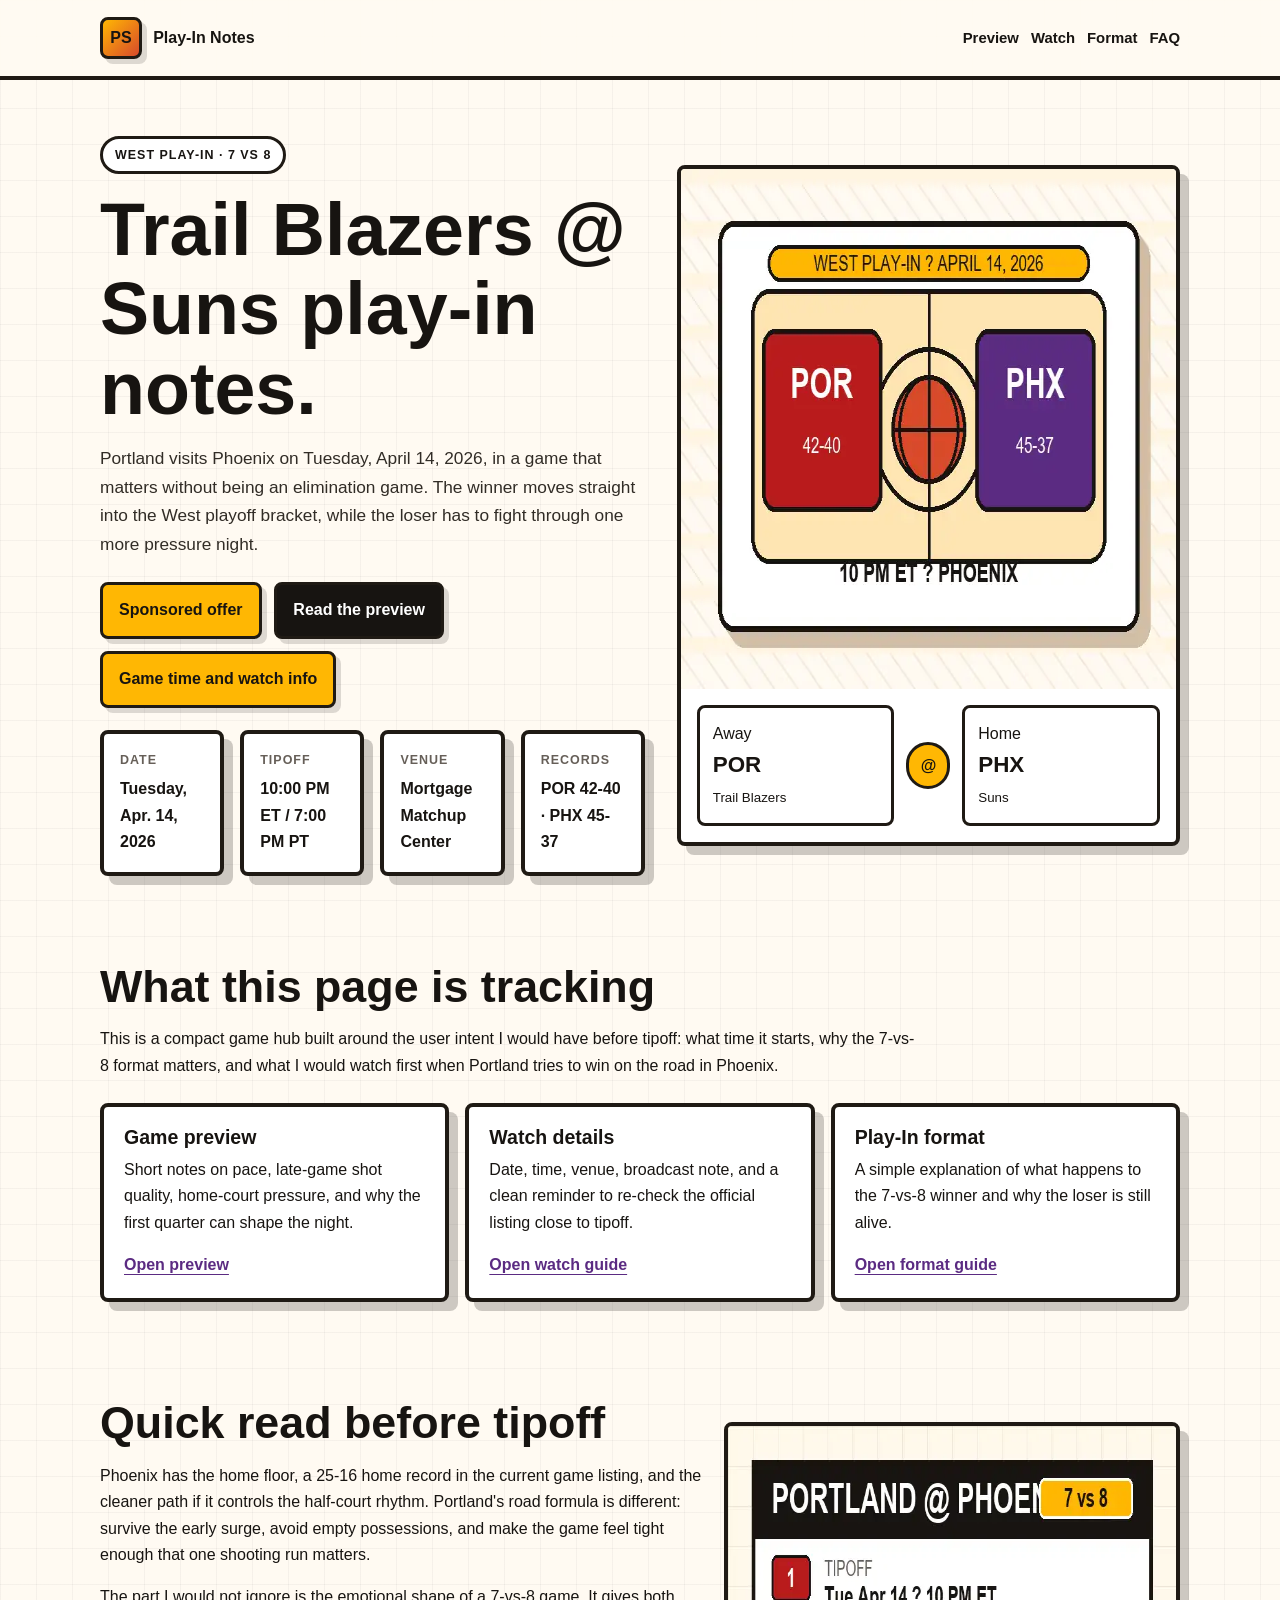
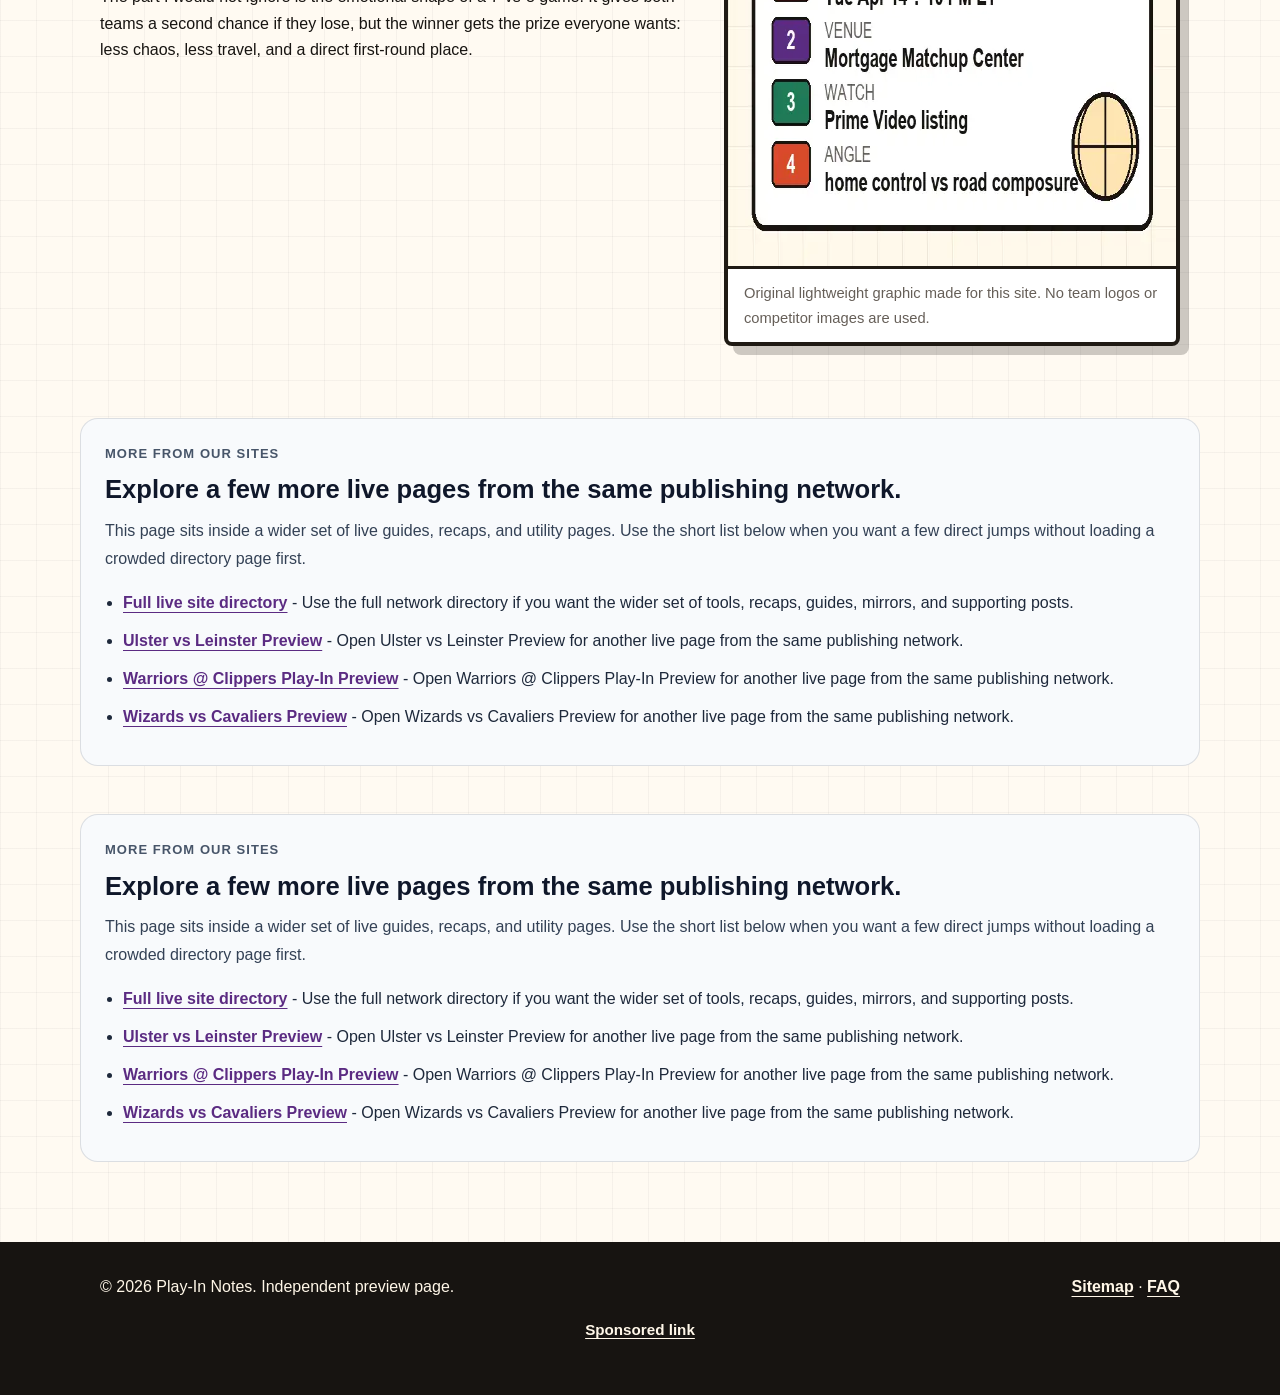
<file: index.html>
<!doctype html>
<html lang="en">
  <head>
    <meta charset="utf-8">
    <meta name="viewport" content="width=device-width, initial-scale=1">
    <meta name="google-site-verification" content="zPeMqoo2h3M_oqIertTkiu1rAj5quQBwW_J42bXbuFM">
    <title>Trail Blazers @ Suns Play-In Preview: April 14, 2026</title>
    <meta name="description" content="Original Portland Trail Blazers at Phoenix Suns Play-In preview with game time, venue, watch notes, format context, and key matchup themes.">
    <link rel="canonical" href="https://zeshanalikhan.github.io/trail-blazers-suns-play-in-preview/">
    <meta property="og:title" content="Trail Blazers @ Suns Play-In Preview">
    <meta property="og:description" content="Game notes for Portland at Phoenix in the West 7-vs-8 Play-In matchup on April 14, 2026.">
    <meta property="og:type" content="website">
    <meta property="og:url" content="https://zeshanalikhan.github.io/trail-blazers-suns-play-in-preview/">
    <meta property="og:image" content="https://zeshanalikhan.github.io/trail-blazers-suns-play-in-preview/assets/images/blazers-suns-hero.webp">
    <link rel="stylesheet" href="styles.css">
    <script type="application/ld+json">
      {
        "@context": "https://schema.org",
        "@type": "SportsEvent",
        "name": "Portland Trail Blazers at Phoenix Suns",
        "startDate": "2026-04-14T19:00:00-07:00",
        "eventStatus": "https://schema.org/EventScheduled",
        "eventAttendanceMode": "https://schema.org/OfflineEventAttendanceMode",
        "location": {
          "@type": "Place",
          "name": "Mortgage Matchup Center",
          "address": {
            "@type": "PostalAddress",
            "addressLocality": "Phoenix",
            "addressRegion": "AZ",
            "addressCountry": "US"
          }
        },
        "homeTeam": {
          "@type": "SportsTeam",
          "name": "Phoenix Suns"
        },
        "awayTeam": {
          "@type": "SportsTeam",
          "name": "Portland Trail Blazers"
        },
        "sport": "Basketball"
      }
    </script>
  </head>
  <body>
    <a class="skip-link" href="#main">Skip to content</a>
    <header class="site-header">
      <div class="nav-wrap">
        <a class="brand" href="index.html" aria-label="Trail Blazers Suns Play-In home">
          <span class="brand-mark">PS</span>
          <span>Play-In Notes</span>
        </a>
        <nav class="nav-links" aria-label="Main navigation">
          <a href="pages/game-preview.html">Preview</a>
          <a href="pages/how-to-watch.html">Watch</a>
          <a href="pages/play-in-format.html">Format</a>
          <a href="pages/game-faq.html">FAQ</a>
        </nav>
      </div>
    </header>

    <main id="main">
      <section class="hero">
        <div class="hero-inner">
          <div>
            <span class="eyebrow">West Play-In · 7 vs 8</span>
            <h1>Trail Blazers @ Suns play-in notes.</h1>
            <p class="lede">Portland visits Phoenix on Tuesday, April 14, 2026, in a game that matters without being an elimination game. The winner moves straight into the West playoff bracket, while the loser has to fight through one more pressure night.</p>
            <div class="cta-row">
              <a class="button secondary" href="https://www.profitablecpmratenetwork.com/j9f627innq?key=be46e17df9e34aa3b5b8e77e88a34740" rel="nofollow sponsored noopener" target="_blank">Sponsored offer</a>
              <a class="button" href="pages/game-preview.html">Read the preview</a>
              <a class="button secondary" href="pages/how-to-watch.html">Game time and watch info</a>
            </div>
            <div class="meta-grid" aria-label="Game quick facts">
              <div class="fact-card"><span>Date</span><strong>Tuesday, Apr. 14, 2026</strong></div>
              <div class="fact-card"><span>Tipoff</span><strong>10:00 PM ET / 7:00 PM PT</strong></div>
              <div class="fact-card"><span>Venue</span><strong>Mortgage Matchup Center</strong></div>
              <div class="fact-card"><span>Records</span><strong>POR 42-40 · PHX 45-37</strong></div>
            </div>
          </div>
          <aside class="hero-card" aria-label="Game matchup card">
            <img src="assets/images/blazers-suns-hero.webp" width="720" height="520" alt="Illustrated Portland versus Phoenix play-in basketball matchup card">
            <div class="score-strip">
              <div class="team-box"><span>Away</span><strong>POR</strong><small>Trail Blazers</small></div>
              <div class="at-mark">@</div>
              <div class="team-box"><span>Home</span><strong>PHX</strong><small>Suns</small></div>
            </div>
          </aside>
        </div>
      </section>

      <section class="section">
        <div class="section-head">
          <h2>What this page is tracking</h2>
          <p>This is a compact game hub built around the user intent I would have before tipoff: what time it starts, why the 7-vs-8 format matters, and what I would watch first when Portland tries to win on the road in Phoenix.</p>
        </div>
        <div class="card-grid">
          <article class="panel">
            <h3>Game preview</h3>
            <p>Short notes on pace, late-game shot quality, home-court pressure, and why the first quarter can shape the night.</p>
            <a href="pages/game-preview.html">Open preview</a>
          </article>
          <article class="panel">
            <h3>Watch details</h3>
            <p>Date, time, venue, broadcast note, and a clean reminder to re-check the official listing close to tipoff.</p>
            <a href="pages/how-to-watch.html">Open watch guide</a>
          </article>
          <article class="panel">
            <h3>Play-In format</h3>
            <p>A simple explanation of what happens to the 7-vs-8 winner and why the loser is still alive.</p>
            <a href="pages/play-in-format.html">Open format guide</a>
          </article>
        </div>
      </section>

      <section class="section two-col">
        <div>
          <h2>Quick read before tipoff</h2>
          <p>Phoenix has the home floor, a 25-16 home record in the current game listing, and the cleaner path if it controls the half-court rhythm. Portland's road formula is different: survive the early surge, avoid empty possessions, and make the game feel tight enough that one shooting run matters.</p>
          <p>The part I would not ignore is the emotional shape of a 7-vs-8 game. It gives both teams a second chance if they lose, but the winner gets the prize everyone wants: less chaos, less travel, and a direct first-round place.</p>
        </div>
        <figure class="image-frame">
          <img src="assets/images/blazers-suns-details.webp" width="720" height="440" alt="Illustrated basketball note board for Portland at Phoenix">
          <figcaption>Original lightweight graphic made for this site. No team logos or competitor images are used.</figcaption>
        </figure>
      </section>

      <!-- NETWORK_LINKS_START -->
      <section data-network-links="true" aria-labelledby="network-links-heading" style="padding:0 0 48px;">
        <div style="width:min(1120px, calc(100% - 32px)); margin:0 auto;">
          <div style="border:1px solid rgba(15, 23, 42, 0.12); background:#f8fafc; border-radius:18px; padding:24px;">
            <p style="margin:0 0 10px; font-size:13px; font-weight:800; letter-spacing:0.08em; text-transform:uppercase; color:#475569;">More from our sites</p>
            <h2 id="network-links-heading" style="margin:0 0 12px; font-size:clamp(1.5rem, 2vw, 1.9rem); line-height:1.2; color:#0f172a;">Explore a few more live pages from the same publishing network.</h2>
            <p style="margin:0 0 16px; color:#334155; line-height:1.75;">This page sits inside a wider set of live guides, recaps, and utility pages. Use the short list below when you want a few direct jumps without loading a crowded directory page first.</p>
            <ul style="margin:0; padding-left:18px; color:#1e293b; line-height:1.75;">
          <li style="margin:0 0 10px;"><a href="https://zeshanalikhan.github.io/creator-app-hub-site/pages/site-directory.html">Full live site directory</a> - Use the full network directory if you want the wider set of tools, recaps, guides, mirrors, and supporting posts.</li>
          <li style="margin:0 0 10px;"><a href="https://zeshanalikhan.github.io/ulster-leinster-urc-preview/">Ulster vs Leinster Preview</a> - Open Ulster vs Leinster Preview for another live page from the same publishing network.</li>
          <li style="margin:0 0 10px;"><a href="https://zeshanalikhan.github.io/warriors-clippers-play-in-preview/">Warriors @ Clippers Play-In Preview</a> - Open Warriors @ Clippers Play-In Preview for another live page from the same publishing network.</li>
          <li style="margin:0 0 10px;"><a href="https://zeshanalikhan.github.io/wizards-cavaliers-preview/">Wizards vs Cavaliers Preview</a> - Open Wizards vs Cavaliers Preview for another live page from the same publishing network.</li>
            </ul>
          </div>
        </div>
      </section>
      <!-- NETWORK_LINKS_END -->
    
      <!-- NETWORK_LINKS_START -->
      <section data-network-links="true" aria-labelledby="network-links-heading" style="padding:0 0 48px;">
        <div style="width:min(1120px, calc(100% - 32px)); margin:0 auto;">
          <div style="border:1px solid rgba(15, 23, 42, 0.12); background:#f8fafc; border-radius:18px; padding:24px;">
            <p style="margin:0 0 10px; font-size:13px; font-weight:800; letter-spacing:0.08em; text-transform:uppercase; color:#475569;">More from our sites</p>
            <h2 id="network-links-heading" style="margin:0 0 12px; font-size:clamp(1.5rem, 2vw, 1.9rem); line-height:1.2; color:#0f172a;">Explore a few more live pages from the same publishing network.</h2>
            <p style="margin:0 0 16px; color:#334155; line-height:1.75;">This page sits inside a wider set of live guides, recaps, and utility pages. Use the short list below when you want a few direct jumps without loading a crowded directory page first.</p>
            <ul style="margin:0; padding-left:18px; color:#1e293b; line-height:1.75;">
          <li style="margin:0 0 10px;"><a href="https://zeshanalikhan.github.io/creator-app-hub-site/pages/site-directory.html">Full live site directory</a> - Use the full network directory if you want the wider set of tools, recaps, guides, mirrors, and supporting posts.</li>
          <li style="margin:0 0 10px;"><a href="https://zeshanalikhan.github.io/ulster-leinster-urc-preview/">Ulster vs Leinster Preview</a> - Open Ulster vs Leinster Preview for another live page from the same publishing network.</li>
          <li style="margin:0 0 10px;"><a href="https://zeshanalikhan.github.io/warriors-clippers-play-in-preview/">Warriors @ Clippers Play-In Preview</a> - Open Warriors @ Clippers Play-In Preview for another live page from the same publishing network.</li>
          <li style="margin:0 0 10px;"><a href="https://zeshanalikhan.github.io/wizards-cavaliers-preview/">Wizards vs Cavaliers Preview</a> - Open Wizards vs Cavaliers Preview for another live page from the same publishing network.</li>
            </ul>
          </div>
        </div>
      </section>
      <!-- NETWORK_LINKS_END -->
    </main>

    <footer class="site-footer">
      <div class="footer-inner">
        <p>© <span data-year>2026</span> Play-In Notes. Independent preview page.</p>
        <p><a href="sitemap.xml">Sitemap</a> · <a href="pages/game-faq.html">FAQ</a></p>
      </div>
          <div class="adsterra-link-wrap">
        <a class="adsterra-link" href="https://www.profitablecpmratenetwork.com/j9f627innq?key=be46e17df9e34aa3b5b8e77e88a34740" rel="nofollow sponsored noopener" target="_blank">Sponsored link</a>
      </div>
  </footer>
    <script src="app.js" defer></script>
  </body>
</html>
</file>
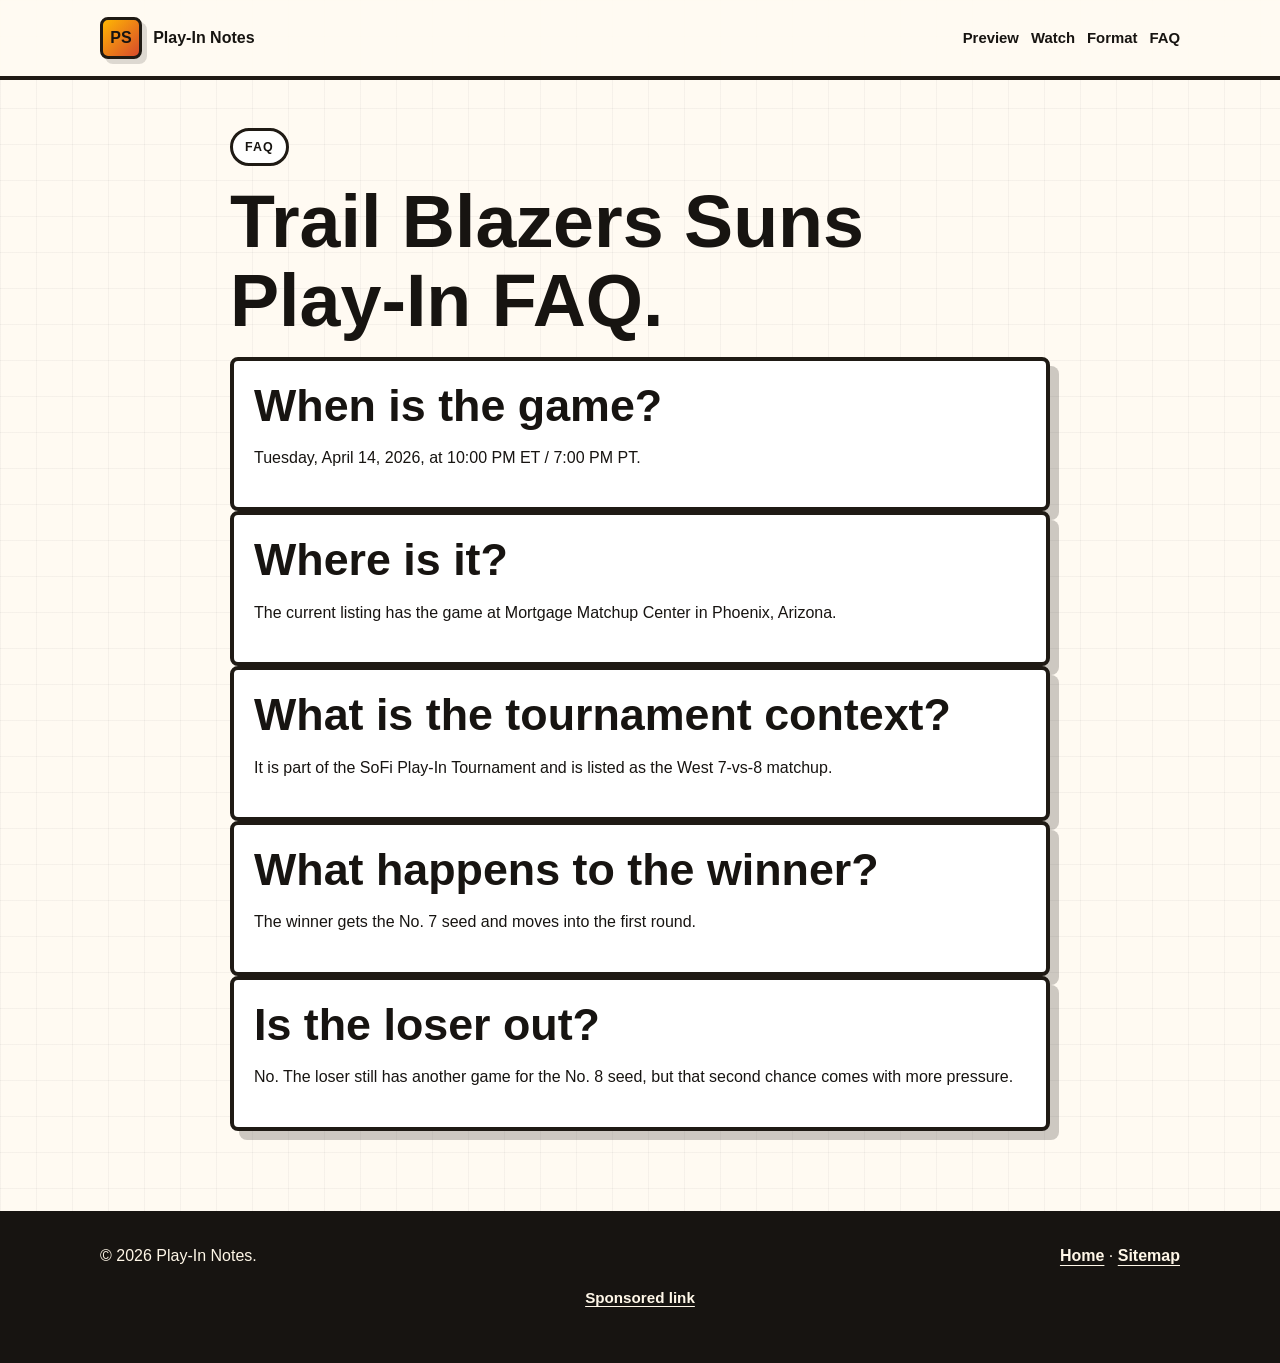
<file: pages/game-faq.html>
<!doctype html>
<html lang="en">
  <head>
    <meta charset="utf-8">
    <meta name="viewport" content="width=device-width, initial-scale=1">
    <meta name="google-site-verification" content="zPeMqoo2h3M_oqIertTkiu1rAj5quQBwW_J42bXbuFM">
    <title>Trail Blazers Suns Play-In FAQ</title>
    <meta name="description" content="Quick FAQ for Portland Trail Blazers at Phoenix Suns in the April 14, 2026 West Play-In game.">
    <link rel="canonical" href="https://zeshanalikhan.github.io/trail-blazers-suns-play-in-preview/pages/game-faq.html">
    <meta property="og:title" content="Trail Blazers Suns Play-In FAQ">
    <meta property="og:description" content="Short answers about time, venue, broadcast, and Play-In stakes.">
    <meta property="og:type" content="article">
    <meta property="og:url" content="https://zeshanalikhan.github.io/trail-blazers-suns-play-in-preview/pages/game-faq.html">
    <meta property="og:image" content="https://zeshanalikhan.github.io/trail-blazers-suns-play-in-preview/assets/images/blazers-suns-hero.webp">
    <link rel="stylesheet" href="../styles.css">
    <script type="application/ld+json">
      {
        "@context": "https://schema.org",
        "@type": "FAQPage",
        "mainEntity": [
          {
            "@type": "Question",
            "name": "When is Trail Blazers at Suns?",
            "acceptedAnswer": {
              "@type": "Answer",
              "text": "Trail Blazers at Suns is scheduled for Tuesday, April 14, 2026, at 10:00 PM ET / 7:00 PM PT."
            }
          },
          {
            "@type": "Question",
            "name": "Where is Portland vs Phoenix being played?",
            "acceptedAnswer": {
              "@type": "Answer",
              "text": "The game is listed at Mortgage Matchup Center in Phoenix, Arizona."
            }
          },
          {
            "@type": "Question",
            "name": "What does the 7-vs-8 Play-In winner get?",
            "acceptedAnswer": {
              "@type": "Answer",
              "text": "The winner of the 7-vs-8 Play-In game earns the No. 7 seed and moves into the first round."
            }
          },
          {
            "@type": "Question",
            "name": "Is the loser eliminated?",
            "acceptedAnswer": {
              "@type": "Answer",
              "text": "No. The loser of the 7-vs-8 game plays the winner of the 9-vs-10 game for the No. 8 seed."
            }
          }
        ]
      }
    </script>
  </head>
  <body>
    <a class="skip-link" href="#main">Skip to content</a>
    <header class="site-header">
      <div class="nav-wrap">
        <a class="brand" href="../index.html"><span class="brand-mark">PS</span><span>Play-In Notes</span></a>
        <nav class="nav-links" aria-label="Main navigation">
          <a href="game-preview.html">Preview</a>
          <a href="how-to-watch.html">Watch</a>
          <a href="play-in-format.html">Format</a>
          <a href="game-faq.html">FAQ</a>
        </nav>
      </div>
    </header>
    <main id="main" class="section narrow">
      <span class="eyebrow">FAQ</span>
      <h1>Trail Blazers Suns Play-In FAQ.</h1>

      <section class="panel">
        <h2>When is the game?</h2>
        <p>Tuesday, April 14, 2026, at 10:00 PM ET / 7:00 PM PT.</p>
      </section>
      <section class="panel">
        <h2>Where is it?</h2>
        <p>The current listing has the game at Mortgage Matchup Center in Phoenix, Arizona.</p>
      </section>
      <section class="panel">
        <h2>What is the tournament context?</h2>
        <p>It is part of the SoFi Play-In Tournament and is listed as the West 7-vs-8 matchup.</p>
      </section>
      <section class="panel">
        <h2>What happens to the winner?</h2>
        <p>The winner gets the No. 7 seed and moves into the first round.</p>
      </section>
      <section class="panel">
        <h2>Is the loser out?</h2>
        <p>No. The loser still has another game for the No. 8 seed, but that second chance comes with more pressure.</p>
      </section>
    </main>
    <footer class="site-footer">
      <div class="footer-inner">
        <p>© <span data-year>2026</span> Play-In Notes.</p>
        <p><a href="../index.html">Home</a> · <a href="../sitemap.xml">Sitemap</a></p>
      </div>
          <div class="adsterra-link-wrap">
        <a class="adsterra-link" href="https://www.profitablecpmratenetwork.com/j9f627innq?key=be46e17df9e34aa3b5b8e77e88a34740" rel="nofollow sponsored noopener" target="_blank">Sponsored link</a>
      </div>
  </footer>
    <script src="../app.js" defer></script>
  </body>
</html>
</file>
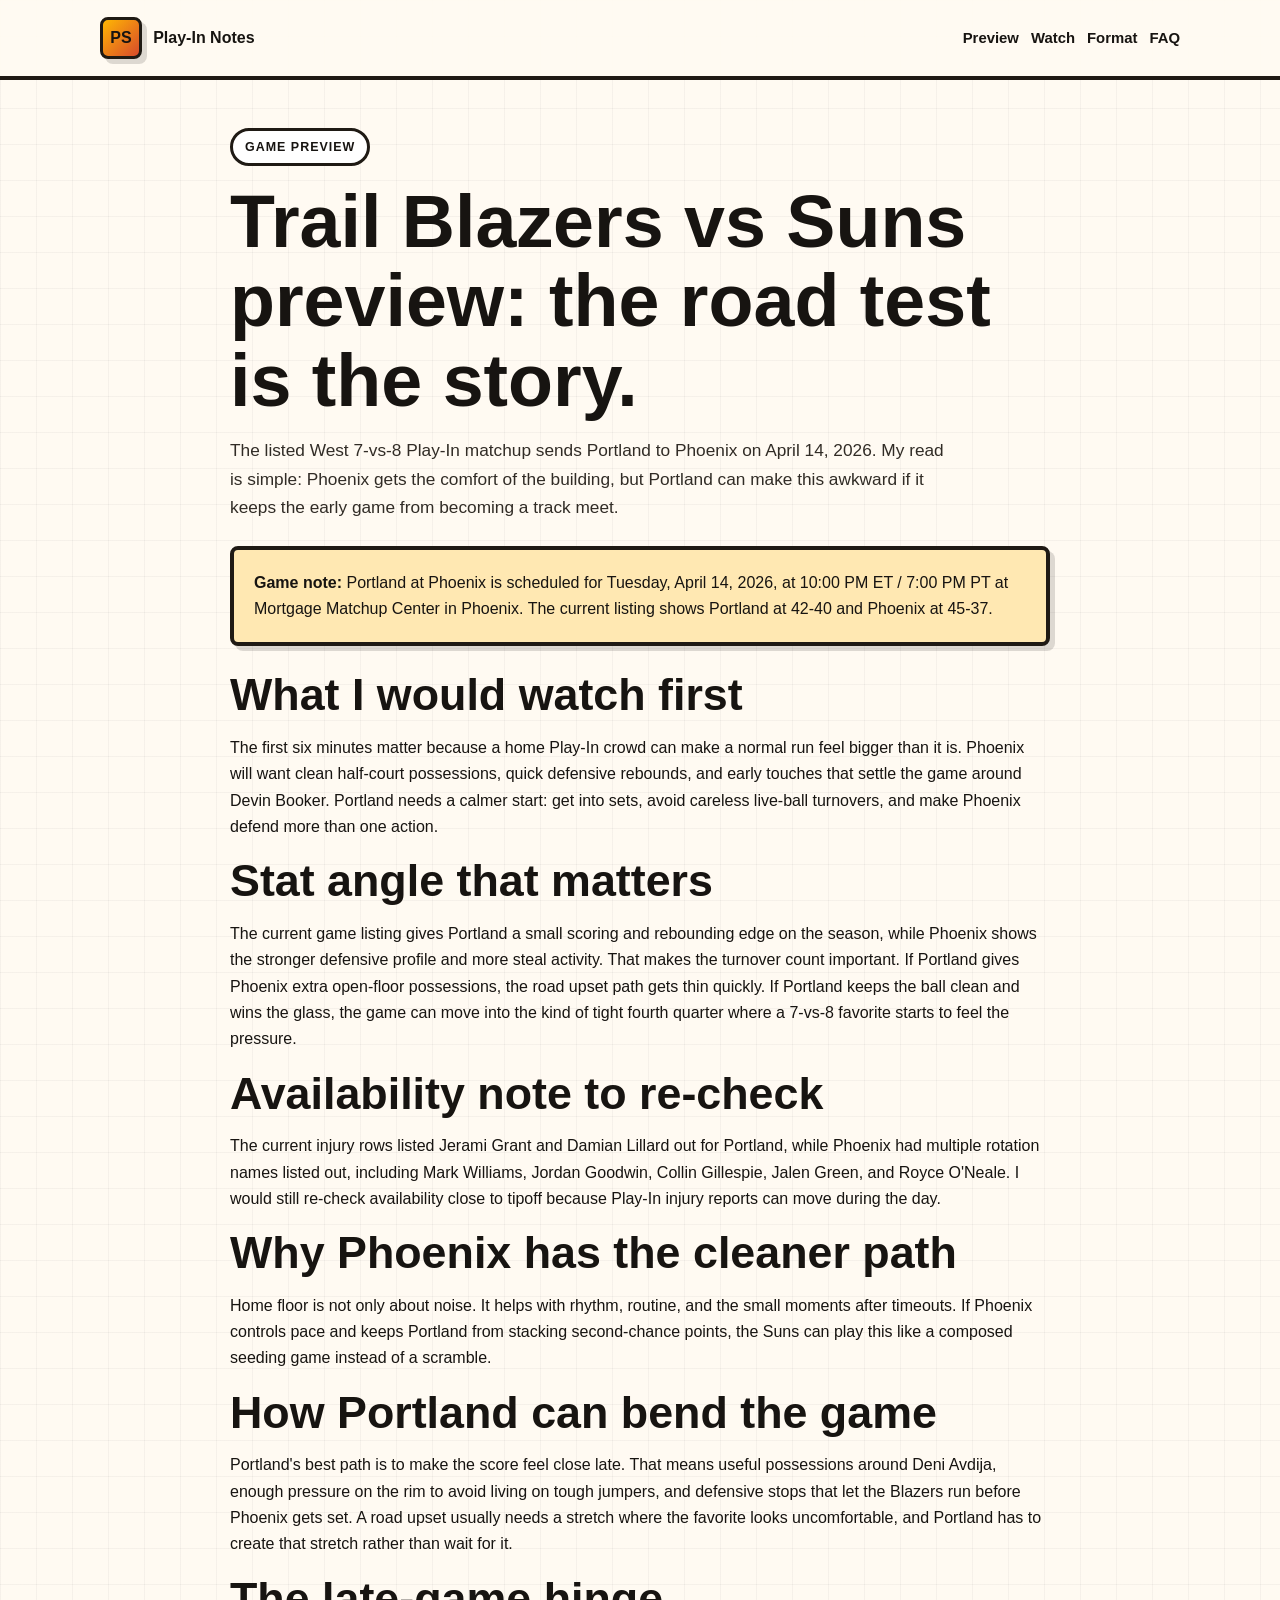
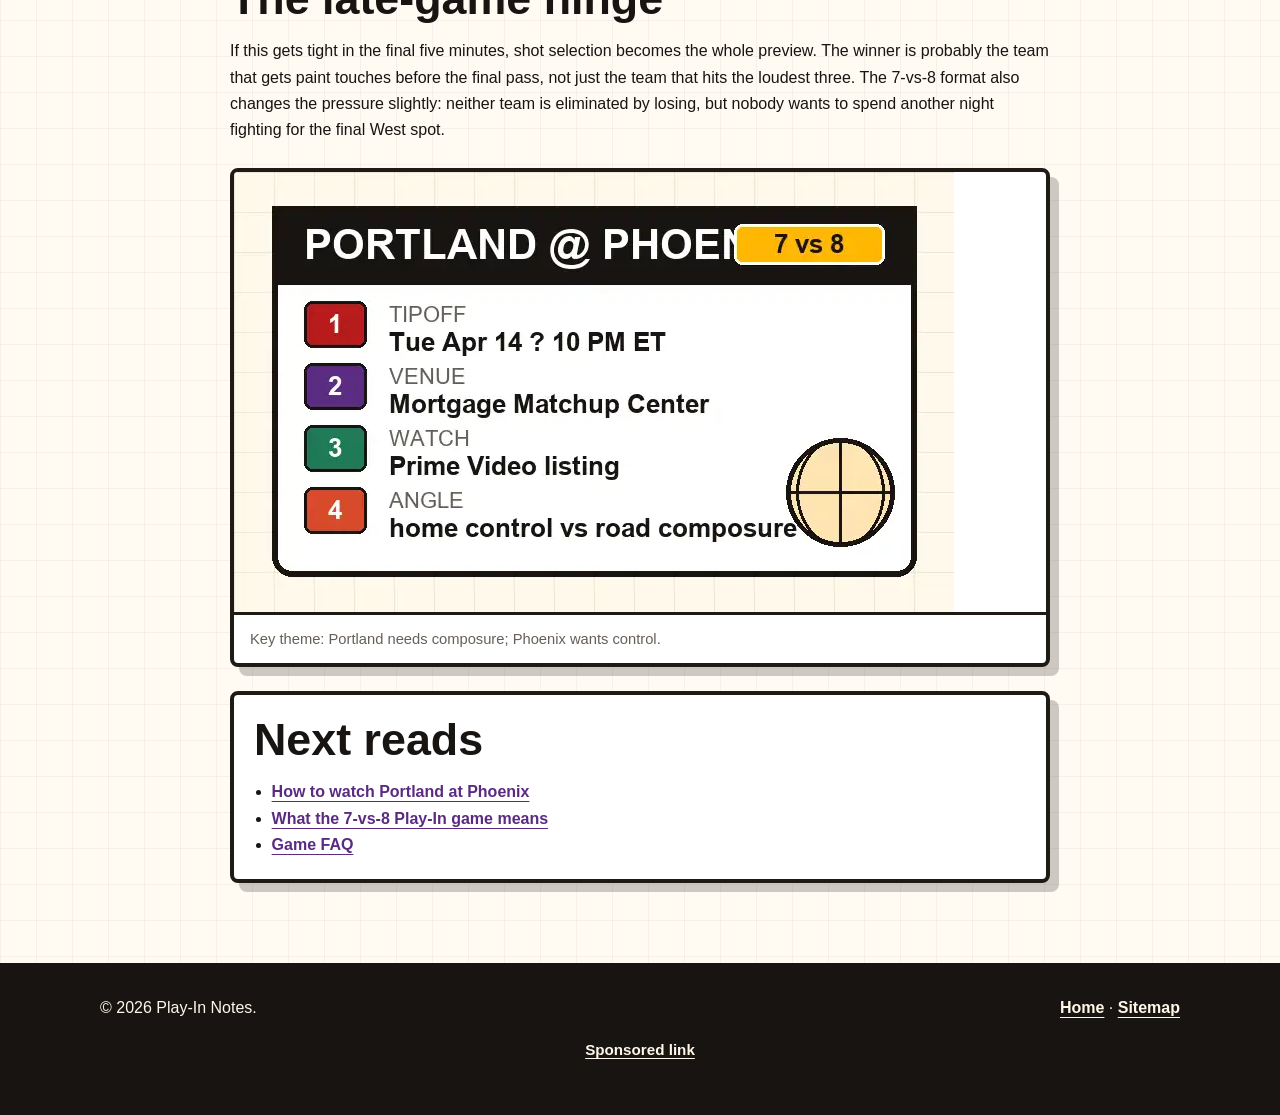
<file: pages/game-preview.html>
<!doctype html>
<html lang="en">
  <head>
    <meta charset="utf-8">
    <meta name="viewport" content="width=device-width, initial-scale=1">
    <meta name="google-site-verification" content="zPeMqoo2h3M_oqIertTkiu1rAj5quQBwW_J42bXbuFM">
    <title>Trail Blazers vs Suns Preview: West Play-In Notes</title>
    <meta name="description" content="Original preview for Portland Trail Blazers at Phoenix Suns in the West Play-In matchup on April 14, 2026.">
    <link rel="canonical" href="https://zeshanalikhan.github.io/trail-blazers-suns-play-in-preview/pages/game-preview.html">
    <meta property="og:title" content="Trail Blazers vs Suns Preview">
    <meta property="og:description" content="Pace, pressure, and matchup notes for Portland at Phoenix.">
    <meta property="og:type" content="article">
    <meta property="og:url" content="https://zeshanalikhan.github.io/trail-blazers-suns-play-in-preview/pages/game-preview.html">
    <meta property="og:image" content="https://zeshanalikhan.github.io/trail-blazers-suns-play-in-preview/assets/images/blazers-suns-hero.webp">
    <link rel="stylesheet" href="../styles.css">
    <script type="application/ld+json">
      {
        "@context": "https://schema.org",
        "@type": "Article",
        "headline": "Trail Blazers vs Suns Preview: West Play-In Notes",
        "datePublished": "2026-04-13",
        "dateModified": "2026-04-13",
        "author": {
          "@type": "Person",
          "name": "Play-In Notes Desk"
        },
        "mainEntityOfPage": "https://zeshanalikhan.github.io/trail-blazers-suns-play-in-preview/pages/game-preview.html"
      }
    </script>
  </head>
  <body>
    <a class="skip-link" href="#main">Skip to content</a>
    <header class="site-header">
      <div class="nav-wrap">
        <a class="brand" href="../index.html"><span class="brand-mark">PS</span><span>Play-In Notes</span></a>
        <nav class="nav-links" aria-label="Main navigation">
          <a href="game-preview.html">Preview</a>
          <a href="how-to-watch.html">Watch</a>
          <a href="play-in-format.html">Format</a>
          <a href="game-faq.html">FAQ</a>
        </nav>
      </div>
    </header>
    <main id="main" class="section narrow">
      <span class="eyebrow">Game preview</span>
      <h1>Trail Blazers vs Suns preview: the road test is the story.</h1>
      <p class="lede">The listed West 7-vs-8 Play-In matchup sends Portland to Phoenix on April 14, 2026. My read is simple: Phoenix gets the comfort of the building, but Portland can make this awkward if it keeps the early game from becoming a track meet.</p>

      <div class="callout">
        <strong>Game note:</strong> Portland at Phoenix is scheduled for Tuesday, April 14, 2026, at 10:00 PM ET / 7:00 PM PT at Mortgage Matchup Center in Phoenix. The current listing shows Portland at 42-40 and Phoenix at 45-37.
      </div>

      <h2>What I would watch first</h2>
      <p>The first six minutes matter because a home Play-In crowd can make a normal run feel bigger than it is. Phoenix will want clean half-court possessions, quick defensive rebounds, and early touches that settle the game around Devin Booker. Portland needs a calmer start: get into sets, avoid careless live-ball turnovers, and make Phoenix defend more than one action.</p>

      <h2>Stat angle that matters</h2>
      <p>The current game listing gives Portland a small scoring and rebounding edge on the season, while Phoenix shows the stronger defensive profile and more steal activity. That makes the turnover count important. If Portland gives Phoenix extra open-floor possessions, the road upset path gets thin quickly. If Portland keeps the ball clean and wins the glass, the game can move into the kind of tight fourth quarter where a 7-vs-8 favorite starts to feel the pressure.</p>

      <h2>Availability note to re-check</h2>
      <p>The current injury rows listed Jerami Grant and Damian Lillard out for Portland, while Phoenix had multiple rotation names listed out, including Mark Williams, Jordan Goodwin, Collin Gillespie, Jalen Green, and Royce O'Neale. I would still re-check availability close to tipoff because Play-In injury reports can move during the day.</p>

      <h2>Why Phoenix has the cleaner path</h2>
      <p>Home floor is not only about noise. It helps with rhythm, routine, and the small moments after timeouts. If Phoenix controls pace and keeps Portland from stacking second-chance points, the Suns can play this like a composed seeding game instead of a scramble.</p>

      <h2>How Portland can bend the game</h2>
      <p>Portland's best path is to make the score feel close late. That means useful possessions around Deni Avdija, enough pressure on the rim to avoid living on tough jumpers, and defensive stops that let the Blazers run before Phoenix gets set. A road upset usually needs a stretch where the favorite looks uncomfortable, and Portland has to create that stretch rather than wait for it.</p>

      <h2>The late-game hinge</h2>
      <p>If this gets tight in the final five minutes, shot selection becomes the whole preview. The winner is probably the team that gets paint touches before the final pass, not just the team that hits the loudest three. The 7-vs-8 format also changes the pressure slightly: neither team is eliminated by losing, but nobody wants to spend another night fighting for the final West spot.</p>

      <figure class="image-frame">
        <img src="../assets/images/blazers-suns-details.webp" width="720" height="440" alt="Illustrated key notes for the Blazers Suns Play-In game">
        <figcaption>Key theme: Portland needs composure; Phoenix wants control.</figcaption>
      </figure>

      <div class="toc">
        <h2>Next reads</h2>
        <ul>
          <li><a href="how-to-watch.html">How to watch Portland at Phoenix</a></li>
          <li><a href="play-in-format.html">What the 7-vs-8 Play-In game means</a></li>
          <li><a href="game-faq.html">Game FAQ</a></li>
        </ul>
      </div>
    </main>
    <footer class="site-footer">
      <div class="footer-inner">
        <p>© <span data-year>2026</span> Play-In Notes.</p>
        <p><a href="../index.html">Home</a> · <a href="../sitemap.xml">Sitemap</a></p>
      </div>
          <div class="adsterra-link-wrap">
        <a class="adsterra-link" href="https://www.profitablecpmratenetwork.com/j9f627innq?key=be46e17df9e34aa3b5b8e77e88a34740" rel="nofollow sponsored noopener" target="_blank">Sponsored link</a>
      </div>
  </footer>
    <script src="../app.js" defer></script>
  </body>
</html>
</file>
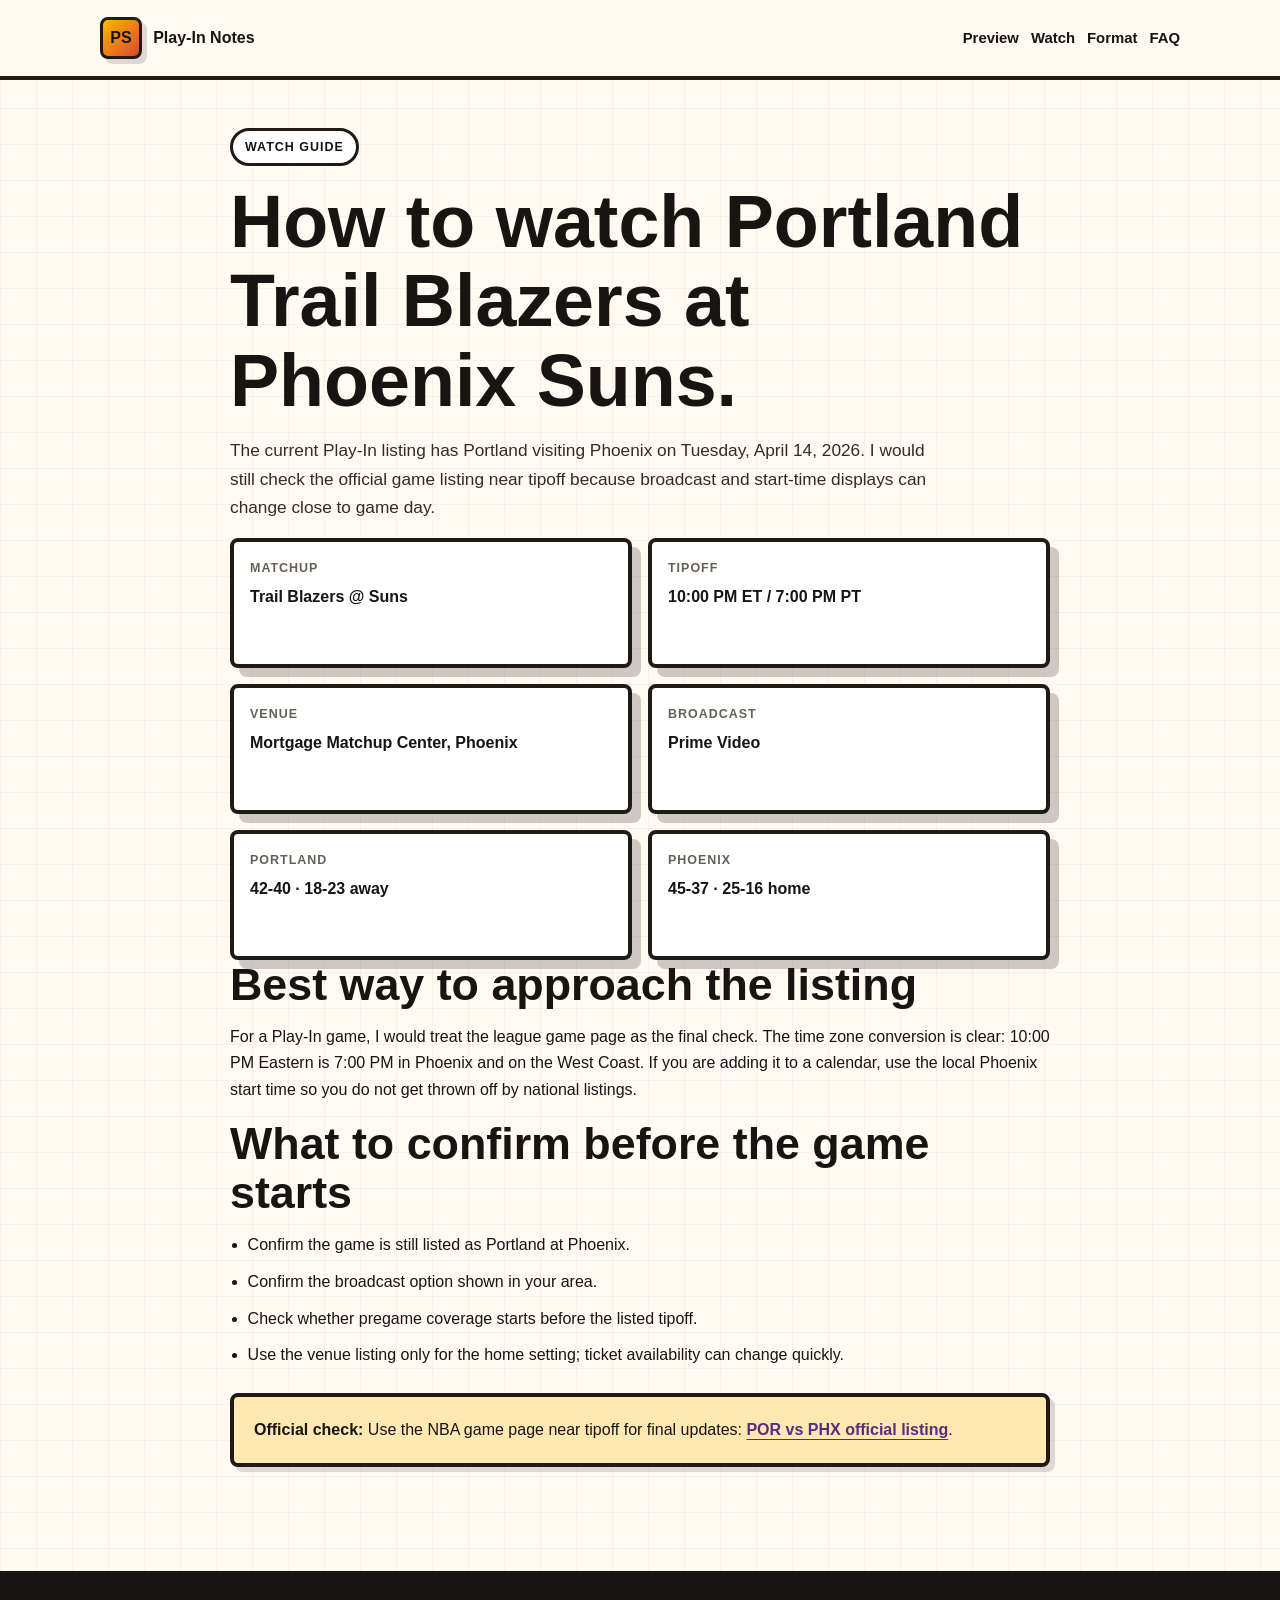
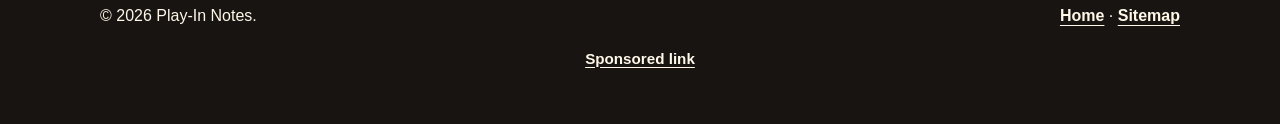
<file: pages/how-to-watch.html>
<!doctype html>
<html lang="en">
  <head>
    <meta charset="utf-8">
    <meta name="viewport" content="width=device-width, initial-scale=1">
    <meta name="google-site-verification" content="zPeMqoo2h3M_oqIertTkiu1rAj5quQBwW_J42bXbuFM">
    <title>How to Watch Trail Blazers at Suns: Time, Venue, Broadcast</title>
    <meta name="description" content="How to watch Portland Trail Blazers at Phoenix Suns in the April 14, 2026 West Play-In game, including time, venue, and broadcast notes.">
    <link rel="canonical" href="https://zeshanalikhan.github.io/trail-blazers-suns-play-in-preview/pages/how-to-watch.html">
    <meta property="og:title" content="How to Watch Trail Blazers at Suns">
    <meta property="og:description" content="Tipoff time, venue, and watch notes for Portland at Phoenix.">
    <meta property="og:type" content="article">
    <meta property="og:url" content="https://zeshanalikhan.github.io/trail-blazers-suns-play-in-preview/pages/how-to-watch.html">
    <meta property="og:image" content="https://zeshanalikhan.github.io/trail-blazers-suns-play-in-preview/assets/images/blazers-suns-details.webp">
    <link rel="stylesheet" href="../styles.css">
  </head>
  <body>
    <a class="skip-link" href="#main">Skip to content</a>
    <header class="site-header">
      <div class="nav-wrap">
        <a class="brand" href="../index.html"><span class="brand-mark">PS</span><span>Play-In Notes</span></a>
        <nav class="nav-links" aria-label="Main navigation">
          <a href="game-preview.html">Preview</a>
          <a href="how-to-watch.html">Watch</a>
          <a href="play-in-format.html">Format</a>
          <a href="game-faq.html">FAQ</a>
        </nav>
      </div>
    </header>
    <main id="main" class="section narrow">
      <span class="eyebrow">Watch guide</span>
      <h1>How to watch Portland Trail Blazers at Phoenix Suns.</h1>
      <p class="lede">The current Play-In listing has Portland visiting Phoenix on Tuesday, April 14, 2026. I would still check the official game listing near tipoff because broadcast and start-time displays can change close to game day.</p>

      <section class="format-grid" aria-label="Watch facts">
        <div class="fact-card"><span>Matchup</span><strong>Trail Blazers @ Suns</strong></div>
        <div class="fact-card"><span>Tipoff</span><strong>10:00 PM ET / 7:00 PM PT</strong></div>
        <div class="fact-card"><span>Venue</span><strong>Mortgage Matchup Center, Phoenix</strong></div>
        <div class="fact-card"><span>Broadcast</span><strong>Prime Video</strong></div>
        <div class="fact-card"><span>Portland</span><strong>42-40 · 18-23 away</strong></div>
        <div class="fact-card"><span>Phoenix</span><strong>45-37 · 25-16 home</strong></div>
      </section>

      <h2>Best way to approach the listing</h2>
      <p>For a Play-In game, I would treat the league game page as the final check. The time zone conversion is clear: 10:00 PM Eastern is 7:00 PM in Phoenix and on the West Coast. If you are adding it to a calendar, use the local Phoenix start time so you do not get thrown off by national listings.</p>

      <h2>What to confirm before the game starts</h2>
      <ul class="clean-list">
        <li>Confirm the game is still listed as Portland at Phoenix.</li>
        <li>Confirm the broadcast option shown in your area.</li>
        <li>Check whether pregame coverage starts before the listed tipoff.</li>
        <li>Use the venue listing only for the home setting; ticket availability can change quickly.</li>
      </ul>

      <div class="callout">
        <strong>Official check:</strong> Use the NBA game page near tipoff for final updates: <a href="https://www.nba.com/game/por-vs-phx-0052500121" rel="nofollow noopener" target="_blank">POR vs PHX official listing</a>.
      </div>
    </main>
    <footer class="site-footer">
      <div class="footer-inner">
        <p>© <span data-year>2026</span> Play-In Notes.</p>
        <p><a href="../index.html">Home</a> · <a href="../sitemap.xml">Sitemap</a></p>
      </div>
          <div class="adsterra-link-wrap">
        <a class="adsterra-link" href="https://www.profitablecpmratenetwork.com/j9f627innq?key=be46e17df9e34aa3b5b8e77e88a34740" rel="nofollow sponsored noopener" target="_blank">Sponsored link</a>
      </div>
  </footer>
    <script src="../app.js" defer></script>
  </body>
</html>
</file>
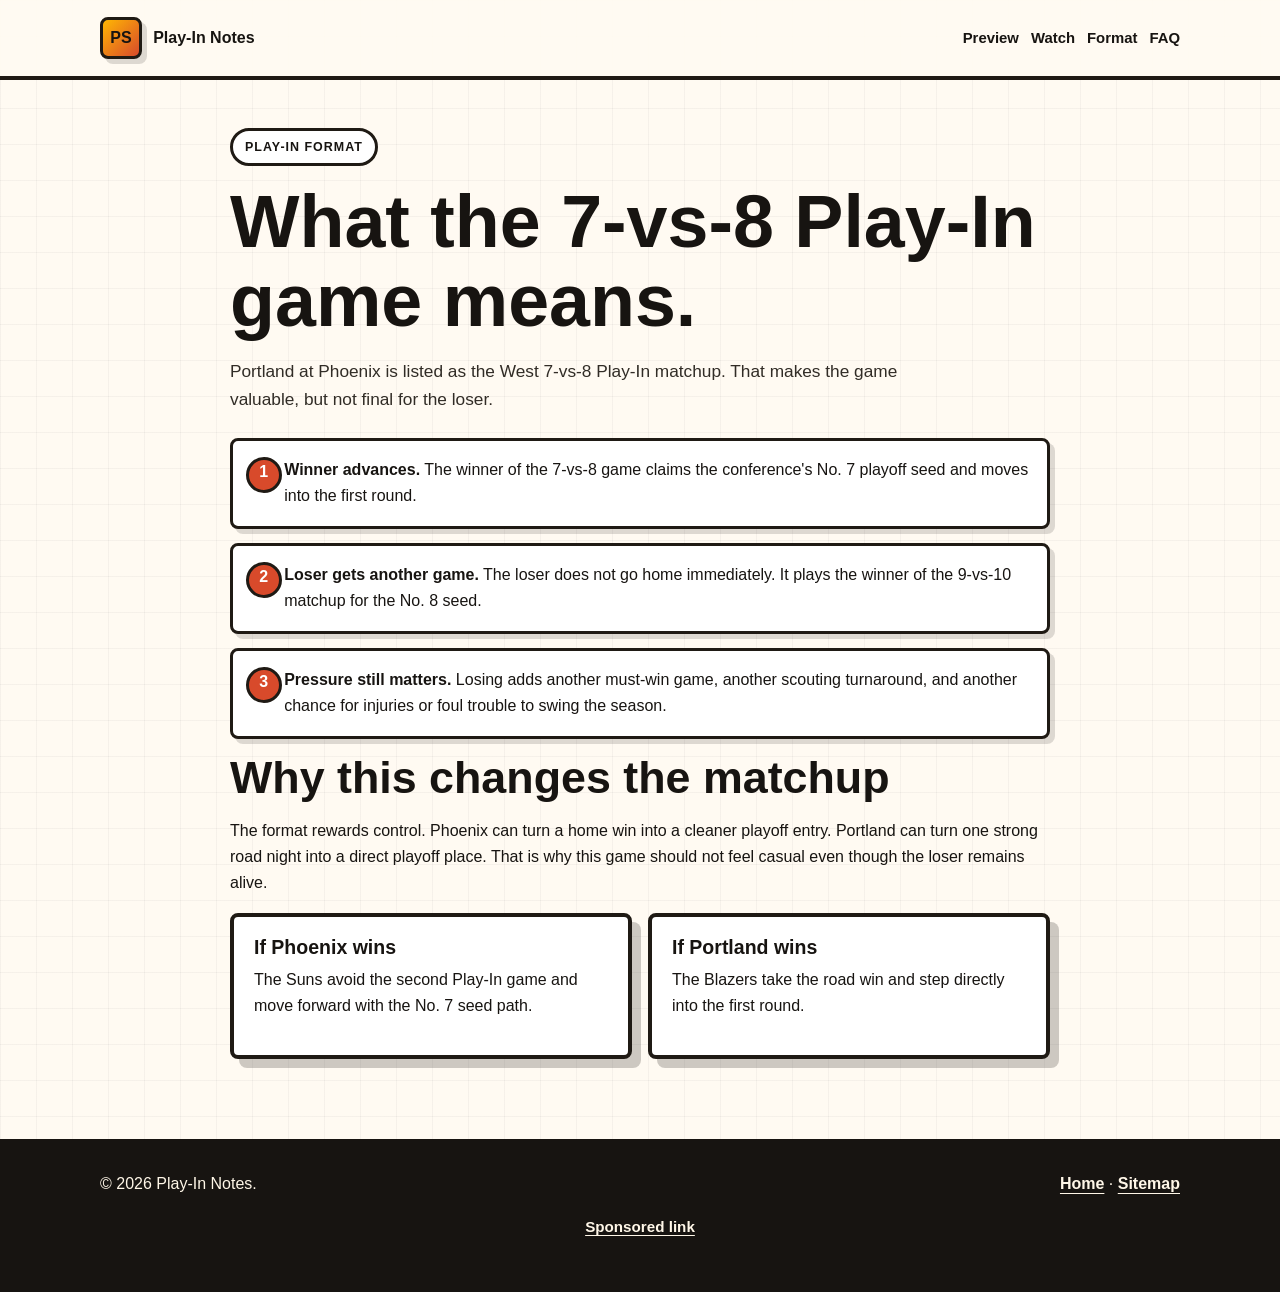
<file: pages/play-in-format.html>
<!doctype html>
<html lang="en">
  <head>
    <meta charset="utf-8">
    <meta name="viewport" content="width=device-width, initial-scale=1">
    <meta name="google-site-verification" content="zPeMqoo2h3M_oqIertTkiu1rAj5quQBwW_J42bXbuFM">
    <title>What the 7-vs-8 Play-In Game Means for Blazers vs Suns</title>
    <meta name="description" content="Simple explanation of the West 7-vs-8 Play-In format for the Trail Blazers at Suns matchup.">
    <link rel="canonical" href="https://zeshanalikhan.github.io/trail-blazers-suns-play-in-preview/pages/play-in-format.html">
    <meta property="og:title" content="Blazers vs Suns Play-In Format">
    <meta property="og:description" content="What the 7-vs-8 winner gets and why the loser is not eliminated yet.">
    <meta property="og:type" content="article">
    <meta property="og:url" content="https://zeshanalikhan.github.io/trail-blazers-suns-play-in-preview/pages/play-in-format.html">
    <meta property="og:image" content="https://zeshanalikhan.github.io/trail-blazers-suns-play-in-preview/assets/images/blazers-suns-hero.webp">
    <link rel="stylesheet" href="../styles.css">
  </head>
  <body>
    <a class="skip-link" href="#main">Skip to content</a>
    <header class="site-header">
      <div class="nav-wrap">
        <a class="brand" href="../index.html"><span class="brand-mark">PS</span><span>Play-In Notes</span></a>
        <nav class="nav-links" aria-label="Main navigation">
          <a href="game-preview.html">Preview</a>
          <a href="how-to-watch.html">Watch</a>
          <a href="play-in-format.html">Format</a>
          <a href="game-faq.html">FAQ</a>
        </nav>
      </div>
    </header>
    <main id="main" class="section narrow">
      <span class="eyebrow">Play-In format</span>
      <h1>What the 7-vs-8 Play-In game means.</h1>
      <p class="lede">Portland at Phoenix is listed as the West 7-vs-8 Play-In matchup. That makes the game valuable, but not final for the loser.</p>

      <ol class="timeline">
        <li data-step="1"><strong>Winner advances.</strong> The winner of the 7-vs-8 game claims the conference's No. 7 playoff seed and moves into the first round.</li>
        <li data-step="2"><strong>Loser gets another game.</strong> The loser does not go home immediately. It plays the winner of the 9-vs-10 matchup for the No. 8 seed.</li>
        <li data-step="3"><strong>Pressure still matters.</strong> Losing adds another must-win game, another scouting turnaround, and another chance for injuries or foul trouble to swing the season.</li>
      </ol>

      <h2>Why this changes the matchup</h2>
      <p>The format rewards control. Phoenix can turn a home win into a cleaner playoff entry. Portland can turn one strong road night into a direct playoff place. That is why this game should not feel casual even though the loser remains alive.</p>

      <div class="format-grid">
        <div class="panel">
          <h3>If Phoenix wins</h3>
          <p>The Suns avoid the second Play-In game and move forward with the No. 7 seed path.</p>
        </div>
        <div class="panel">
          <h3>If Portland wins</h3>
          <p>The Blazers take the road win and step directly into the first round.</p>
        </div>
      </div>
    </main>
    <footer class="site-footer">
      <div class="footer-inner">
        <p>© <span data-year>2026</span> Play-In Notes.</p>
        <p><a href="../index.html">Home</a> · <a href="../sitemap.xml">Sitemap</a></p>
      </div>
          <div class="adsterra-link-wrap">
        <a class="adsterra-link" href="https://www.profitablecpmratenetwork.com/j9f627innq?key=be46e17df9e34aa3b5b8e77e88a34740" rel="nofollow sponsored noopener" target="_blank">Sponsored link</a>
      </div>
  </footer>
    <script src="../app.js" defer></script>
  </body>
</html>
</file>
<file: styles.css>
:root {
  --ink: #171411;
  --paper: #fffaf2;
  --panel: #ffffff;
  --muted: #665f58;
  --line: #1f1a14;
  --sun: #ffb703;
  --ember: #d84a2b;
  --rose: #b91c1c;
  --plum: #5b2b82;
  --shadow: 9px 9px 0 rgba(31, 26, 20, 0.22);
  --soft-shadow: 5px 5px 0 rgba(31, 26, 20, 0.15);
}

* {
  box-sizing: border-box;
}

html {
  scroll-behavior: smooth;
}

body {
  margin: 0;
  color: var(--ink);
  background:
    linear-gradient(90deg, rgba(23, 20, 17, 0.04) 1px, transparent 1px),
    linear-gradient(180deg, rgba(23, 20, 17, 0.04) 1px, transparent 1px),
    var(--paper);
  background-size: 36px 36px;
  font-family: Arial, Helvetica, sans-serif;
  line-height: 1.65;
}

img {
  display: block;
  max-width: 100%;
}

a {
  color: var(--plum);
  font-weight: 700;
  text-underline-offset: 0.22em;
}

a:hover {
  color: var(--rose);
}

.skip-link {
  left: 1rem;
  position: absolute;
  top: -4rem;
  z-index: 99;
}

.skip-link:focus {
  background: var(--sun);
  border: 3px solid var(--line);
  color: var(--ink);
  padding: 0.75rem 1rem;
  top: 1rem;
}

.site-header {
  background: rgba(255, 250, 242, 0.94);
  border-bottom: 4px solid var(--line);
  position: sticky;
  top: 0;
  z-index: 20;
}

.nav-wrap,
.section,
.hero-inner,
.footer-inner {
  margin: 0 auto;
  max-width: 1120px;
  padding: 0 1.25rem;
}

.nav-wrap {
  align-items: center;
  display: flex;
  gap: 1rem;
  justify-content: space-between;
  min-height: 76px;
}

.brand {
  align-items: center;
  color: var(--ink);
  display: inline-flex;
  font-weight: 900;
  gap: 0.7rem;
  text-decoration: none;
}

.brand-mark {
  align-items: center;
  background: linear-gradient(135deg, var(--sun), var(--ember));
  border: 3px solid var(--line);
  border-radius: 8px;
  box-shadow: var(--soft-shadow);
  display: inline-flex;
  height: 42px;
  justify-content: center;
  letter-spacing: 0;
  width: 42px;
}

.nav-links {
  align-items: center;
  display: flex;
  flex-wrap: wrap;
  gap: 0.75rem;
  justify-content: flex-end;
}

.nav-links a {
  color: var(--ink);
  font-size: 0.93rem;
  text-decoration: none;
}

.nav-links a:hover {
  text-decoration: underline;
}

.hero {
  padding: 3.5rem 0 2.4rem;
}

.hero-inner {
  align-items: center;
  display: grid;
  gap: 2rem;
  grid-template-columns: minmax(0, 1.04fr) minmax(280px, 0.96fr);
}

.eyebrow,
.tag {
  align-items: center;
  background: #fff;
  border: 3px solid var(--line);
  border-radius: 999px;
  color: var(--ink);
  display: inline-flex;
  font-size: 0.78rem;
  font-weight: 900;
  gap: 0.45rem;
  letter-spacing: 0.08em;
  padding: 0.35rem 0.75rem;
  text-transform: uppercase;
}

h1,
h2,
h3 {
  letter-spacing: 0;
  line-height: 1.08;
}

h1 {
  font-size: 4.6rem;
  margin: 1rem 0 1rem;
  max-width: 920px;
}

h2 {
  font-size: 2.8rem;
  margin: 0 0 1rem;
}

h3 {
  font-size: 1.22rem;
  margin: 0 0 0.55rem;
}

p {
  margin: 0 0 1rem;
}

.lede {
  color: #312c26;
  font-size: 1.08rem;
  max-width: 720px;
}

.cta-row {
  display: flex;
  flex-wrap: wrap;
  gap: 0.8rem;
  margin: 1.5rem 0 0;
}

.button {
  align-items: center;
  background: var(--ink);
  border: 3px solid var(--line);
  border-radius: 8px;
  box-shadow: var(--soft-shadow);
  color: #fff;
  display: inline-flex;
  font-weight: 900;
  justify-content: center;
  min-height: 46px;
  padding: 0.75rem 1rem;
  text-decoration: none;
}

.button:hover {
  background: var(--rose);
  color: #fff;
}

.button.secondary {
  background: var(--sun);
  color: var(--ink);
}

.hero-card,
.panel,
.fact-card,
.toc,
.image-frame {
  background: var(--panel);
  border: 4px solid var(--line);
  border-radius: 8px;
  box-shadow: var(--shadow);
}

.hero-card {
  overflow: hidden;
}

.hero-card img {
  width: 100%;
}

.score-strip {
  display: grid;
  gap: 0.75rem;
  grid-template-columns: 1fr auto 1fr;
  padding: 1rem;
}

.team-box {
  border: 3px solid var(--line);
  border-radius: 8px;
  padding: 0.8rem;
}

.team-box strong {
  display: block;
  font-size: 1.4rem;
}

.at-mark {
  align-self: center;
  background: var(--sun);
  border: 3px solid var(--line);
  border-radius: 999px;
  font-weight: 900;
  padding: 0.45rem 0.7rem;
}

.meta-grid,
.card-grid,
.two-col,
.format-grid {
  display: grid;
  gap: 1rem;
}

.meta-grid {
  grid-template-columns: repeat(4, minmax(0, 1fr));
  margin-top: 1.4rem;
}

.fact-card {
  min-height: 130px;
  padding: 1rem;
}

.fact-card span {
  color: var(--muted);
  display: block;
  font-size: 0.78rem;
  font-weight: 900;
  letter-spacing: 0.08em;
  margin-bottom: 0.35rem;
  text-transform: uppercase;
}

.section {
  padding-bottom: 3rem;
  padding-top: 3rem;
}

.section.narrow {
  max-width: 860px;
}

.section-head {
  max-width: 820px;
}

.card-grid {
  grid-template-columns: repeat(3, minmax(0, 1fr));
  margin-top: 1.5rem;
}

.panel,
.toc {
  padding: 1.25rem;
}

.panel strong {
  color: var(--rose);
}

.two-col {
  align-items: start;
  grid-template-columns: minmax(0, 1fr) minmax(300px, 0.75fr);
}

.format-grid {
  grid-template-columns: repeat(2, minmax(0, 1fr));
}

.callout {
  background: #ffe8b2;
  border: 4px solid var(--line);
  border-radius: 8px;
  box-shadow: var(--soft-shadow);
  margin: 1.5rem 0;
  padding: 1.25rem;
}

.timeline {
  list-style: none;
  margin: 1.5rem 0 0;
  padding: 0;
}

.timeline li {
  background: #fff;
  border: 3px solid var(--line);
  border-radius: 8px;
  box-shadow: var(--soft-shadow);
  margin-bottom: 0.9rem;
  padding: 1rem 1rem 1rem 3.2rem;
  position: relative;
}

.timeline li::before {
  background: var(--ember);
  border: 3px solid var(--line);
  border-radius: 999px;
  color: #fff;
  content: attr(data-step);
  font-weight: 900;
  height: 30px;
  left: 0.8rem;
  line-height: 24px;
  position: absolute;
  text-align: center;
  top: 1rem;
  width: 30px;
}

.toc ul,
.clean-list {
  margin: 0;
  padding-left: 1.1rem;
}

.clean-list li {
  margin-bottom: 0.65rem;
}

.image-frame {
  margin: 1.5rem 0;
  overflow: hidden;
}

.image-frame figcaption {
  border-top: 3px solid var(--line);
  color: var(--muted);
  font-size: 0.92rem;
  padding: 0.75rem 1rem;
}

.site-footer {
  background: var(--ink);
  color: #fff7e8;
  margin-top: 2rem;
  padding: 2rem 0;
}

.site-footer a {
  color: #fff7e8;
}

.footer-inner {
  align-items: center;
  display: flex;
  flex-wrap: wrap;
  gap: 1rem;
  justify-content: space-between;
}

@media (max-width: 820px) {
  .nav-wrap,
  .footer-inner {
    align-items: flex-start;
    flex-direction: column;
  }

  .hero-inner,
  .two-col,
  .format-grid,
  .card-grid,
  .meta-grid {
    grid-template-columns: 1fr;
  }

  .hero {
    padding-top: 2rem;
  }

  .score-strip {
    grid-template-columns: 1fr;
  }

  .at-mark {
    justify-self: start;
  }

  h1 {
    font-size: 2.55rem;
  }

  h2 {
    font-size: 1.85rem;
  }
}
.adsterra-link-wrap {
  padding: 0 0 1.25rem;
  text-align: center;
}

.adsterra-link {
  color: inherit;
  font-size: 0.95rem;
  font-weight: 700;
  text-decoration: underline;
  text-underline-offset: 0.18em;
}
</file>
